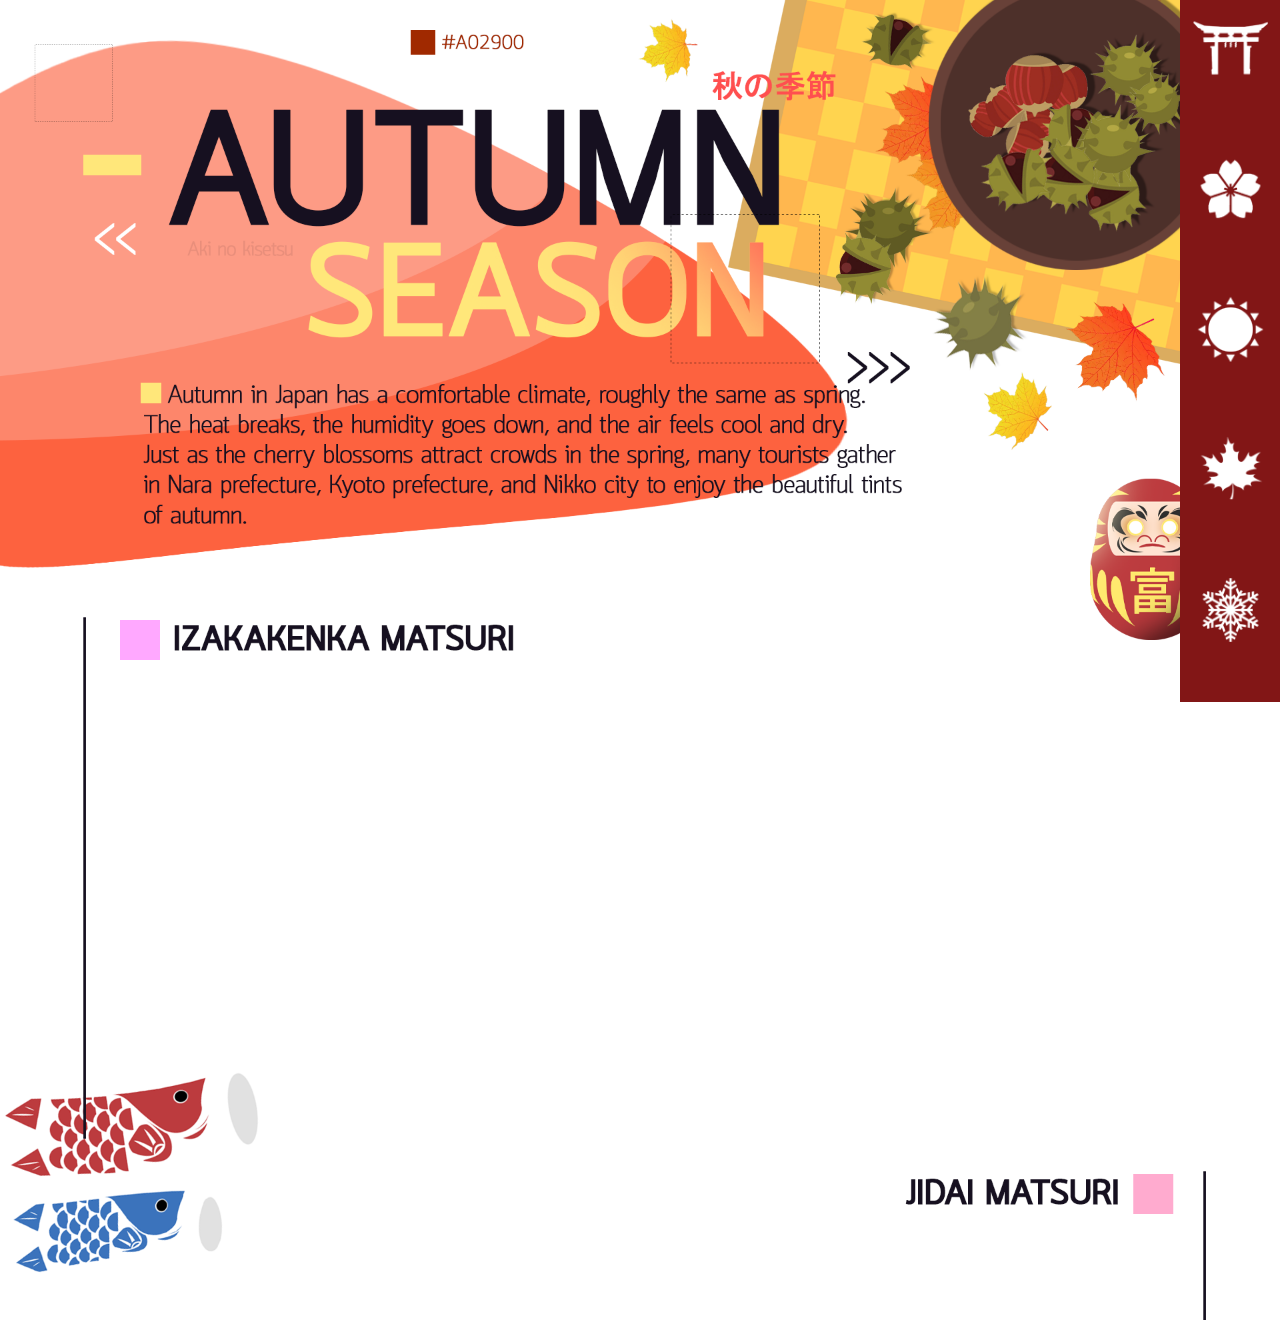
<file: autumn.html>
<!DOCTYPE html>
<html>

<head>
    <meta charset="utf-8" />
    <title>AUTUMN FESTIVAL</title>

    <style type="text/css">


    </style>
    <link rel="stylesheet" type="text/css" href="autumn.css">
    <link rel="stylesheet" type="text/css" href="seasonnav.css">
</head>
<body>
    <ul>
        <li><a href="index.html" style="padding-bottom: 38px;" class="home" ><img src="images/homeicon.png" width="100%" /></a></div></li>
        <li ><a href="spring.html" style="padding-bottom: 38px;"class="spring" ><img src="images/springicon.png" width="100%" /></a></li>
        <li ><a href="summer.html" style="padding-bottom: 38px;" class="summer"><img src="images/summericon.png" width="100%"/></a></li>
        <li><a href="autumn.html" style="padding-bottom: 38px;"class="autumn" ><img src="images/autumnicon.png"width="100%" /></a></li>
        <li ><a href="winter.html" style="padding-bottom: 38px;" class="winter"><img src="images/wintericon.png" width="100%"/></a></li>
    </ul>

  
<div style="position: absolute; top: 120%;margin-bottom: 13%;">
<div style="margin-left: 70px;">
    <p class="contentfes"></p>
</div>
<div style="margin-top: 220px;margin-right: 70px;">
    <p class="contentfes"></p>
</div>
<div style="margin-top: 240px;margin-left: 70px;">
    <p class="contentfes"></p>
</div>
<div style="margin-top: 210px;margin-right: 70px;">
    <p class="contentfes"></p>
</div>
<div style="margin-top: 210px;margin-left: 70px;">
    <p class="contentfes"></p>
</div>
</body>

</html>
</file>
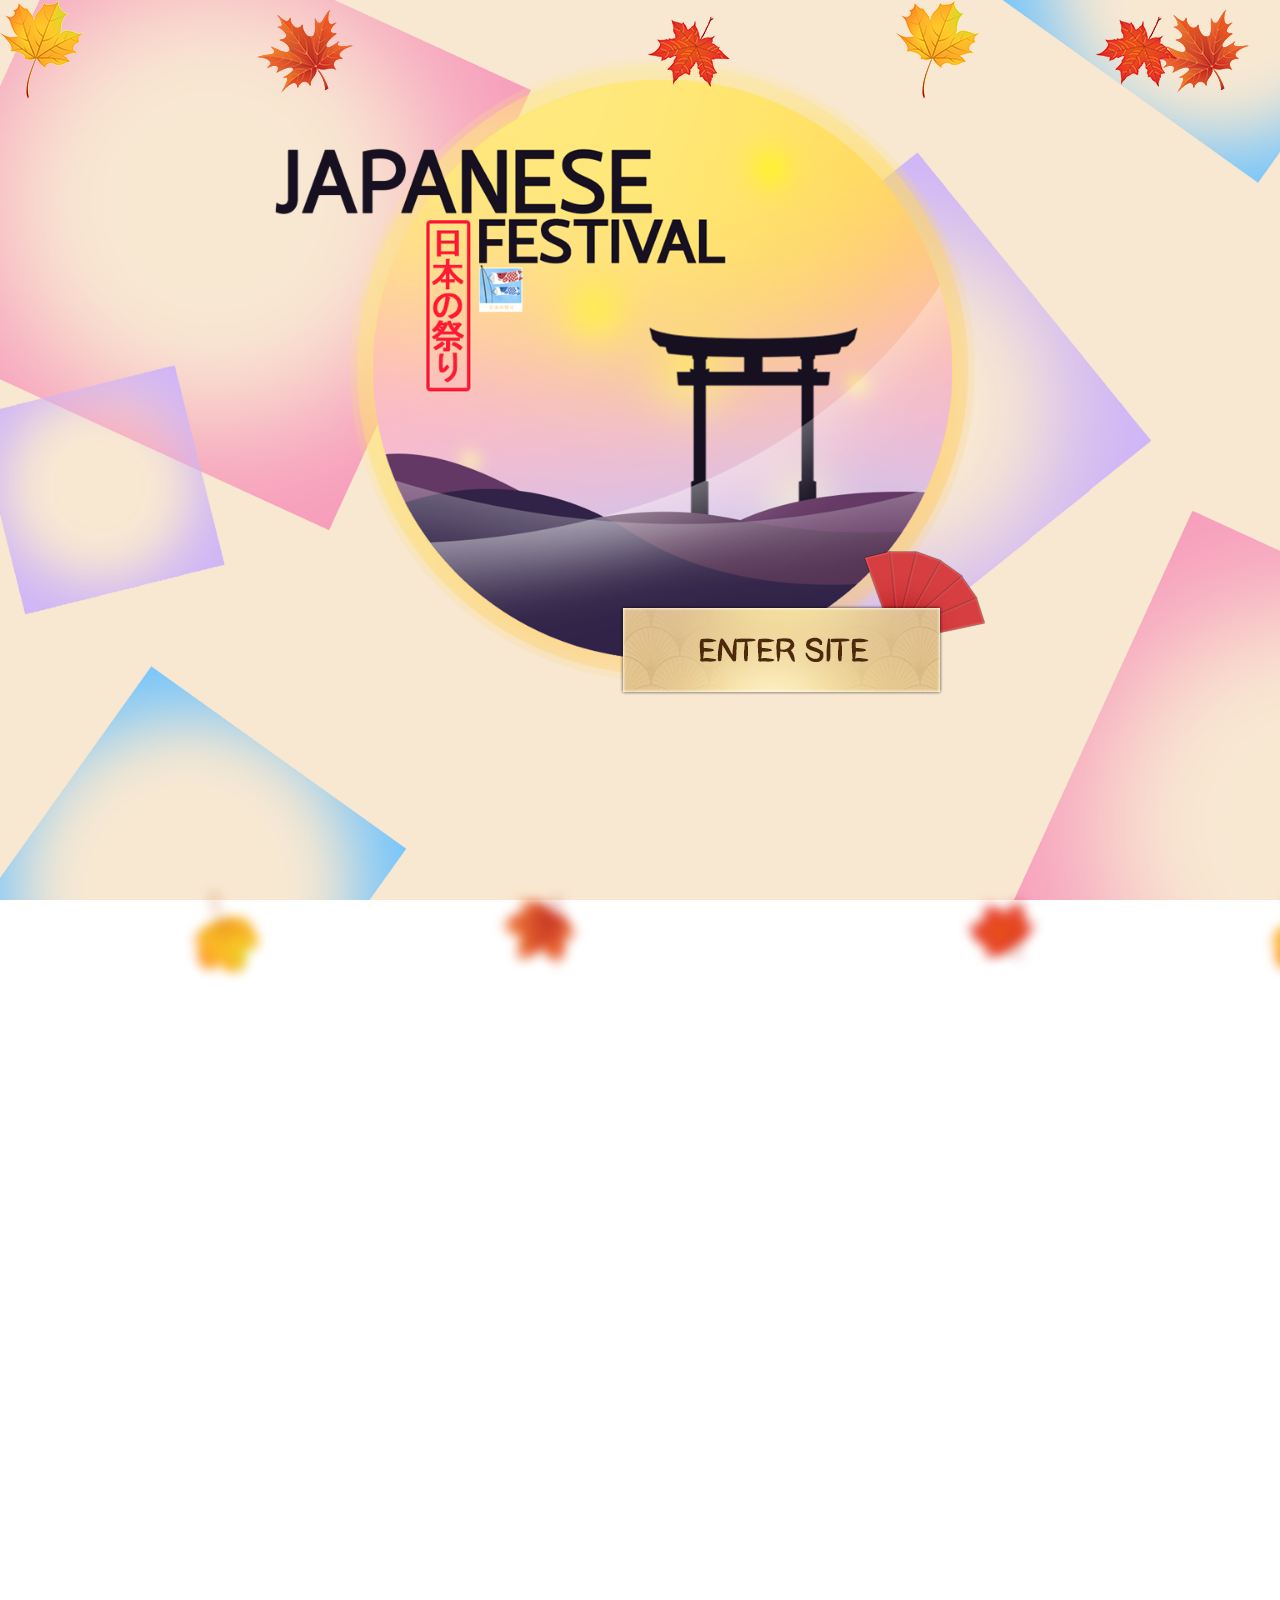
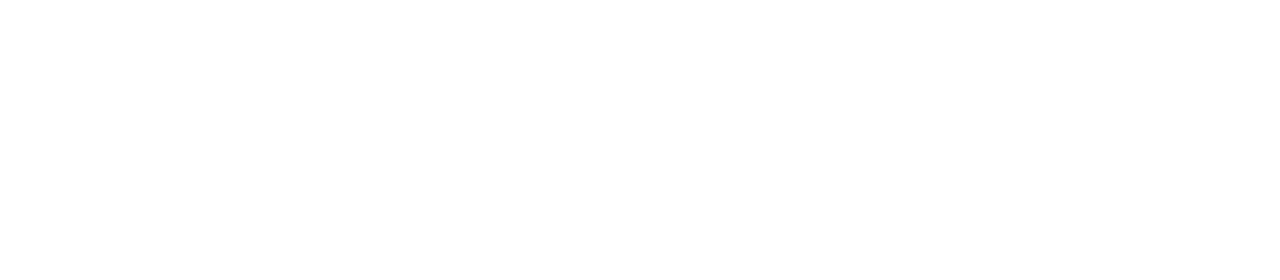
<file: entersite.html>
<html>
<head>
<title>Japanese Festival</title>
<meta http-equiv="Content-Type" content="text/html; charset=utf-8">
<link rel="stylesheet" type="text/css" href="entersite.css">
	<link rel="stylesheet" type="text/css" href="leaf.css">
	<style type="text/css">
	</style>
</head>
	<div class="logo"></div>
    <a href="index.html"><div class="entersite"></div></a>

<section>

	<div class="set">
		<div><img src="leaf/leaf1.png"></div>
		<div><img src="leaf/leaf2.png"></div>
		<div><img src="leaf/leaf3.png"></div>
		<div><img src="leaf/leaf1.png"></div>
		<div><img src="leaf/leaf2.png"></div>
		<div><img src="leaf/leaf3.png"></div>
		

	</div>
	<div class="set set2">
		<div><img src="leaf/leaf1.png"></div>
		<div><img src="leaf/leaf2.png"></div>
		<div><img src="leaf/leaf3.png"></div>
		<div><img src="leaf/leaf1.png"></div>
		<div><img src="leaf/leaf2.png"></div>
		<div><img src="leaf/leaf3.png"></div>
		

	</div>
	<div class="set set3">
		<div><img src="leaf/leaf1.png"></div>
		<div><img src="leaf/leaf2.png"></div>
		<div><img src="leaf/leaf3.png"></div>
		<div><img src="leaf/leaf1.png"></div>
		<div><img src="leaf/leaf2.png"></div>
		<div><img src="leaf/leaf3.png"></div>
		
		</div>
		<div class="set set3">
		<div><img src="leaf/leaf1.png"></div>
		<div><img src="leaf/leaf2.png"></div>
		<div><img src="leaf/leaf3.png"></div>
		<div><img src="leaf/leaf1.png"></div>
		<div><img src="leaf/leaf2.png"></div>
		<div><img src="leaf/leaf3.png"></div>
		
		</div>


</section>

</body>
</html>
</file>
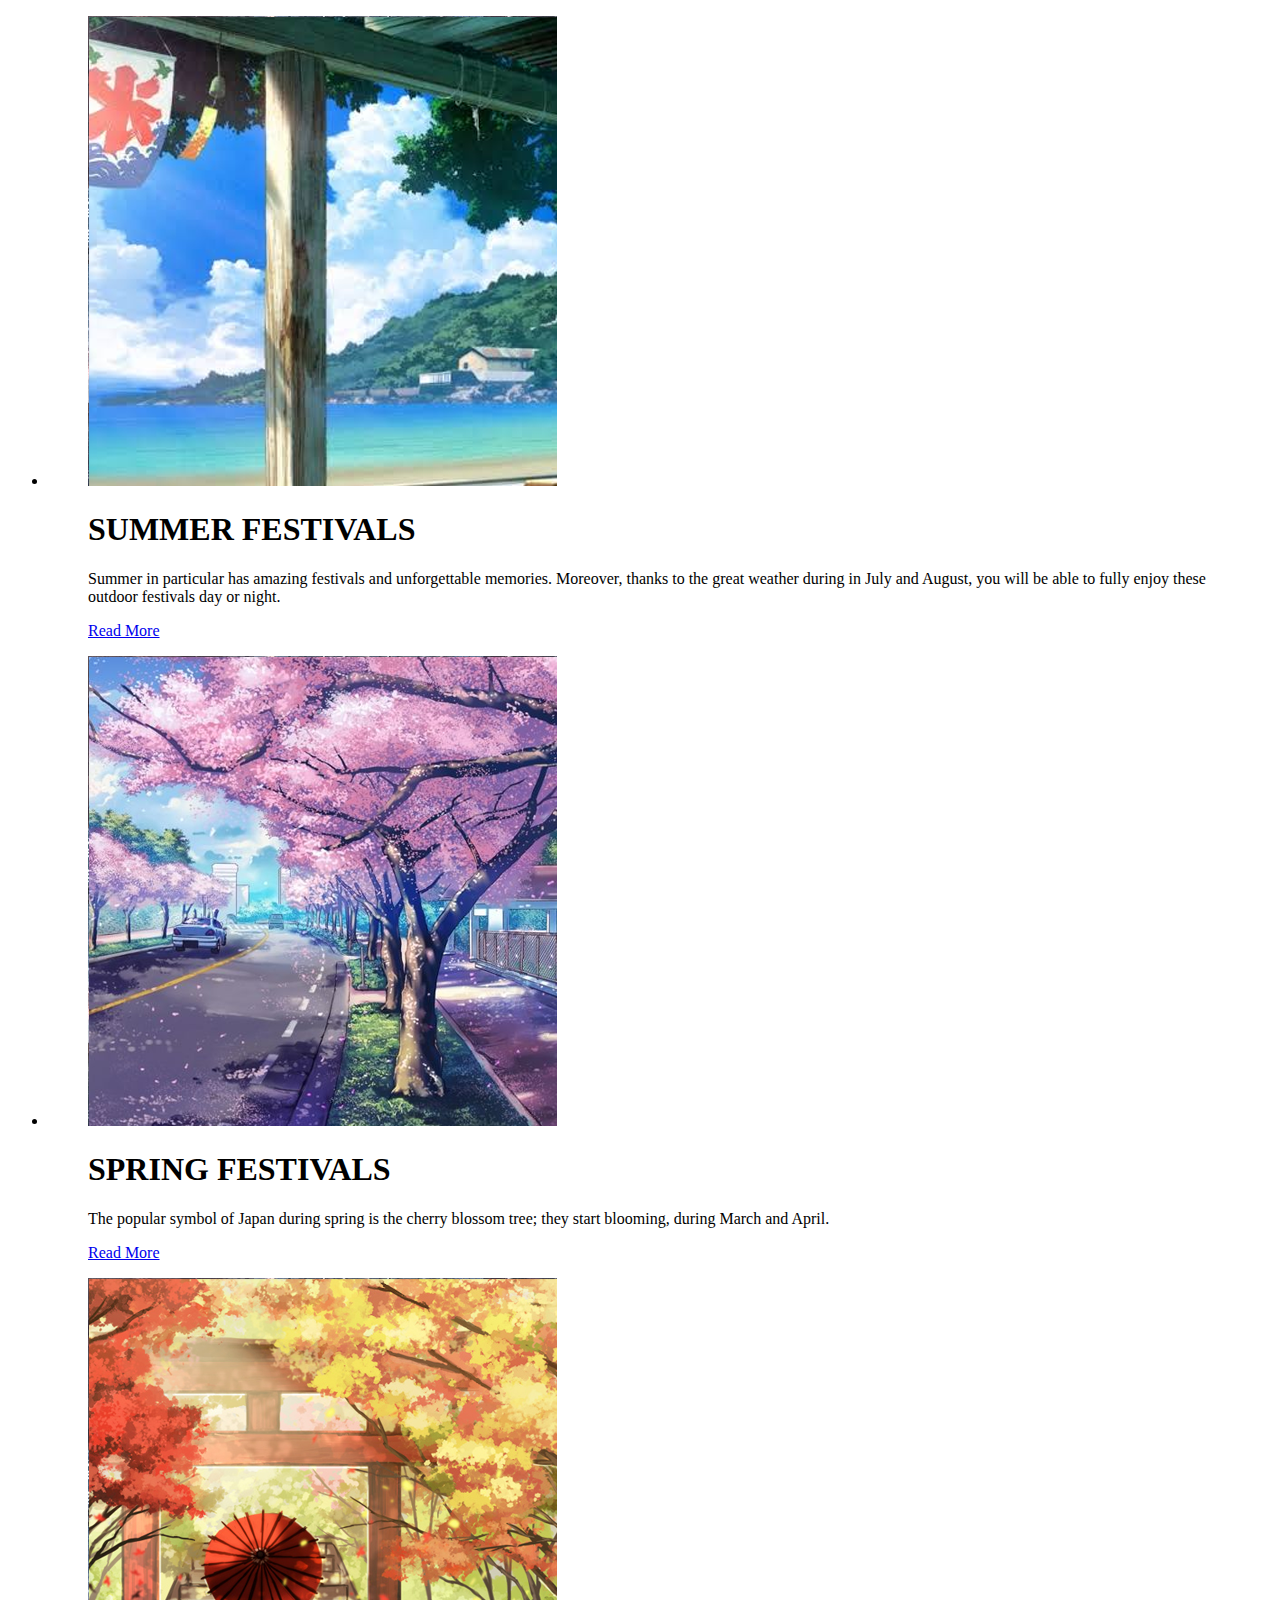
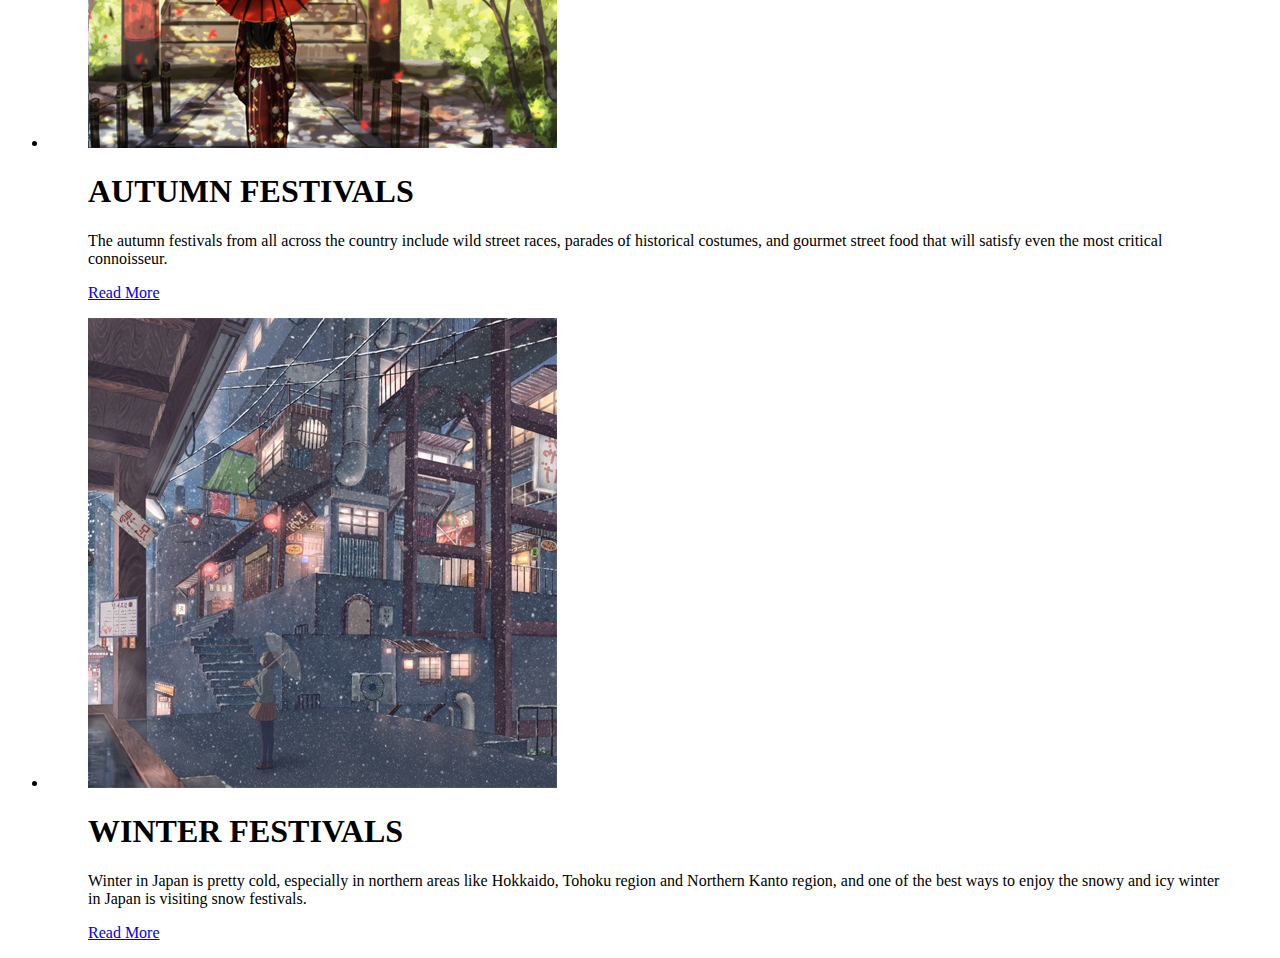
<file: hoverimg.html>
<!DOCTYPE html>
<html>
<head>
	<meta charset="utf-8">
	<title></title>
</head>
<link rel="stylesheet" type="text/css" href="hoverimg.css">


<body>
<ul>
	<li>
		<div class="imageBox">
			<figure>
				<img src="hoverimg/summer.png">
				<figcaption>
					<h1>SUMMER FESTIVALS</h1>
					<p>Summer in particular has amazing festivals and unforgettable memories. Moreover, thanks to the great weather during in July and August, you will be able to fully enjoy these outdoor festivals day or night.</p>
					<a href="#">Read More</a> 
				</figcaption>
			</figure>

		</div>
	</li>

	<li>
		<div class="imageBox">
			<figure>
				<img src="hoverimg/spring.png">
				<figcaption>
					<h1>SPRING FESTIVALS</h1>
					<p>The popular symbol of Japan during spring is the cherry blossom tree; they start blooming, during March and April.</p>
					<a href="#">Read More</a> 
				</figcaption>
			</figure>

		</div>
	</li>

	<li>
		<div class="imageBox">
			<figure>
				<img src="hoverimg/autumn.png">
				<figcaption>
					<h1>AUTUMN FESTIVALS</h1>
					<p>The autumn festivals from all across the country include wild street races, parades of historical costumes, and gourmet street food that will satisfy even the most critical connoisseur.</p>
					<a href="#">Read More</a> 
				</figcaption>
			</figure>

		</div>
	</li>

	<li>
		<div class="imageBox">
			<figure>
				<img src="hoverimg/winter.png">
				<figcaption>
					<h1>WINTER FESTIVALS</h1>
					<p> Winter in Japan is pretty cold, especially in northern areas like Hokkaido, Tohoku region and Northern Kanto region, and one of the best ways to enjoy the snowy and icy winter in Japan is visiting snow festivals.</p>
					<a href="#">Read More</a> 
				</figcaption>
			</figure>

		</div>
	</li>
</ul>
</body>
</html>
</file>
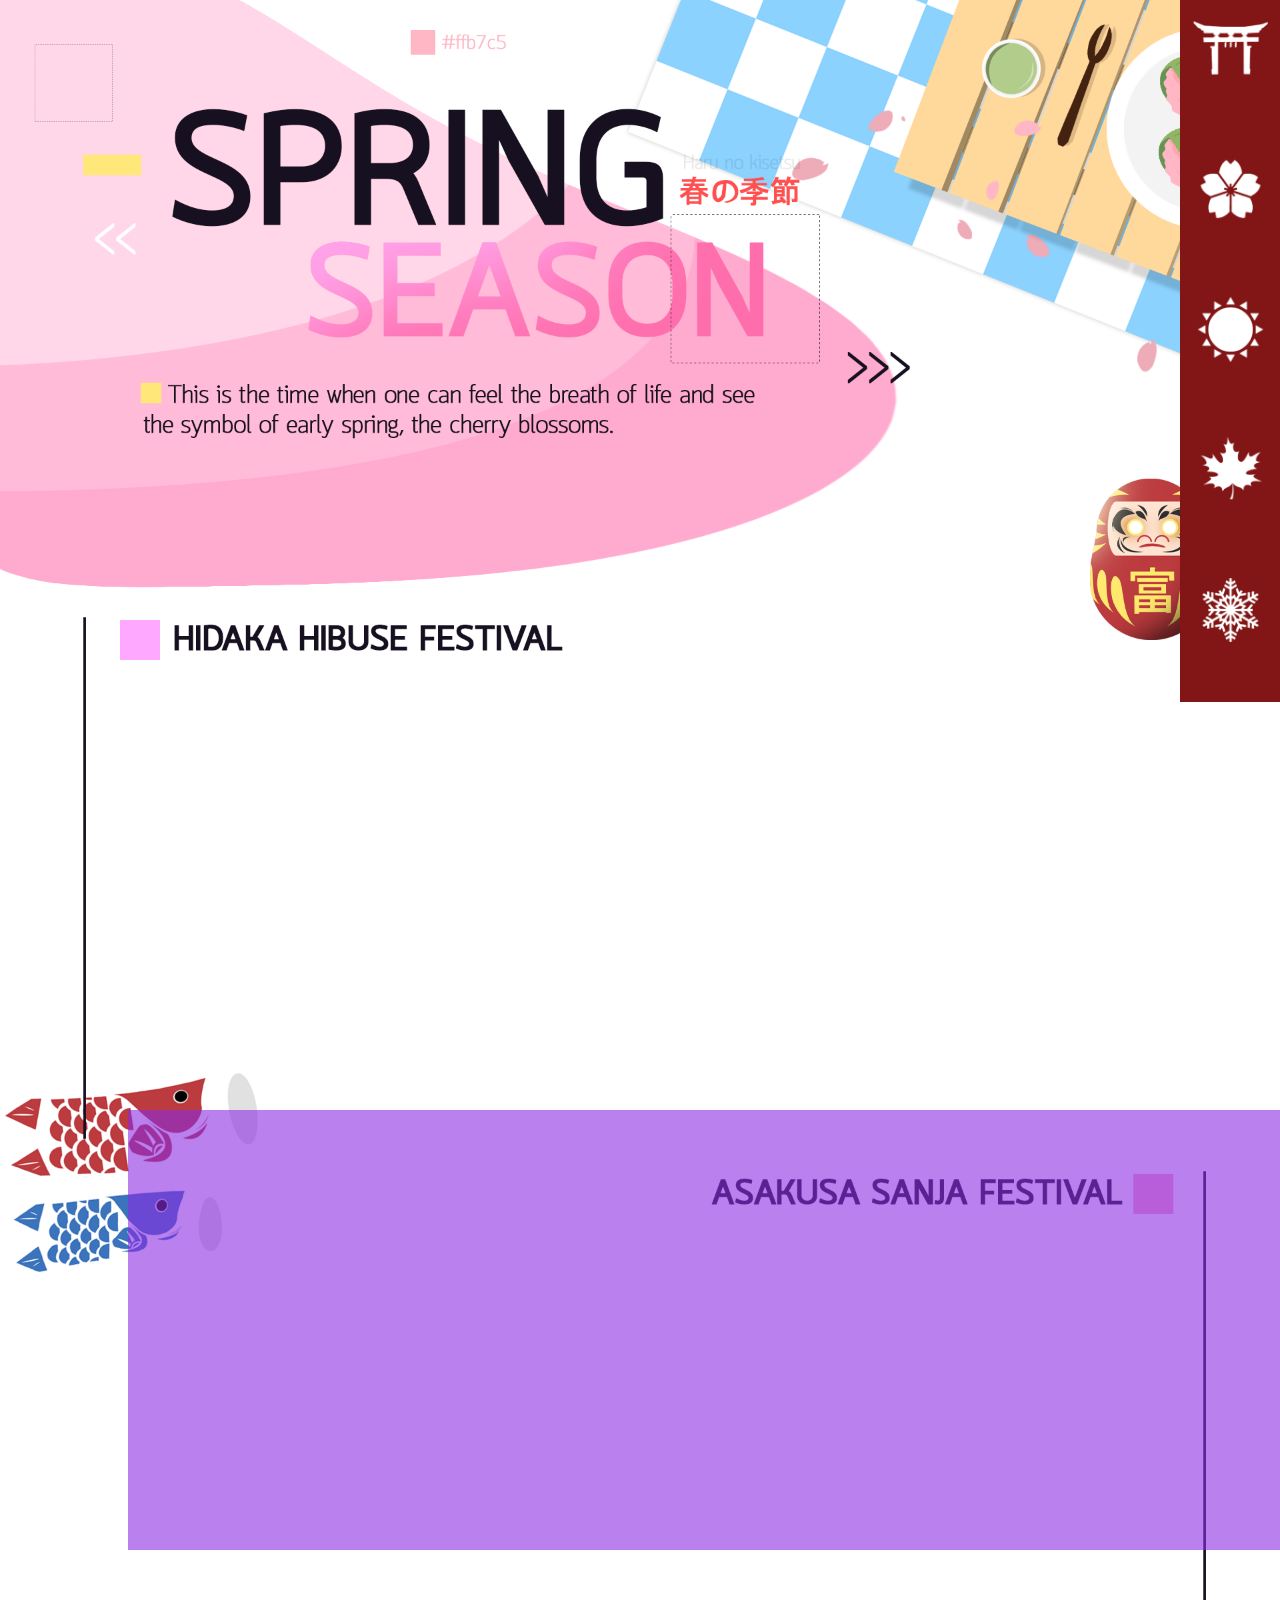
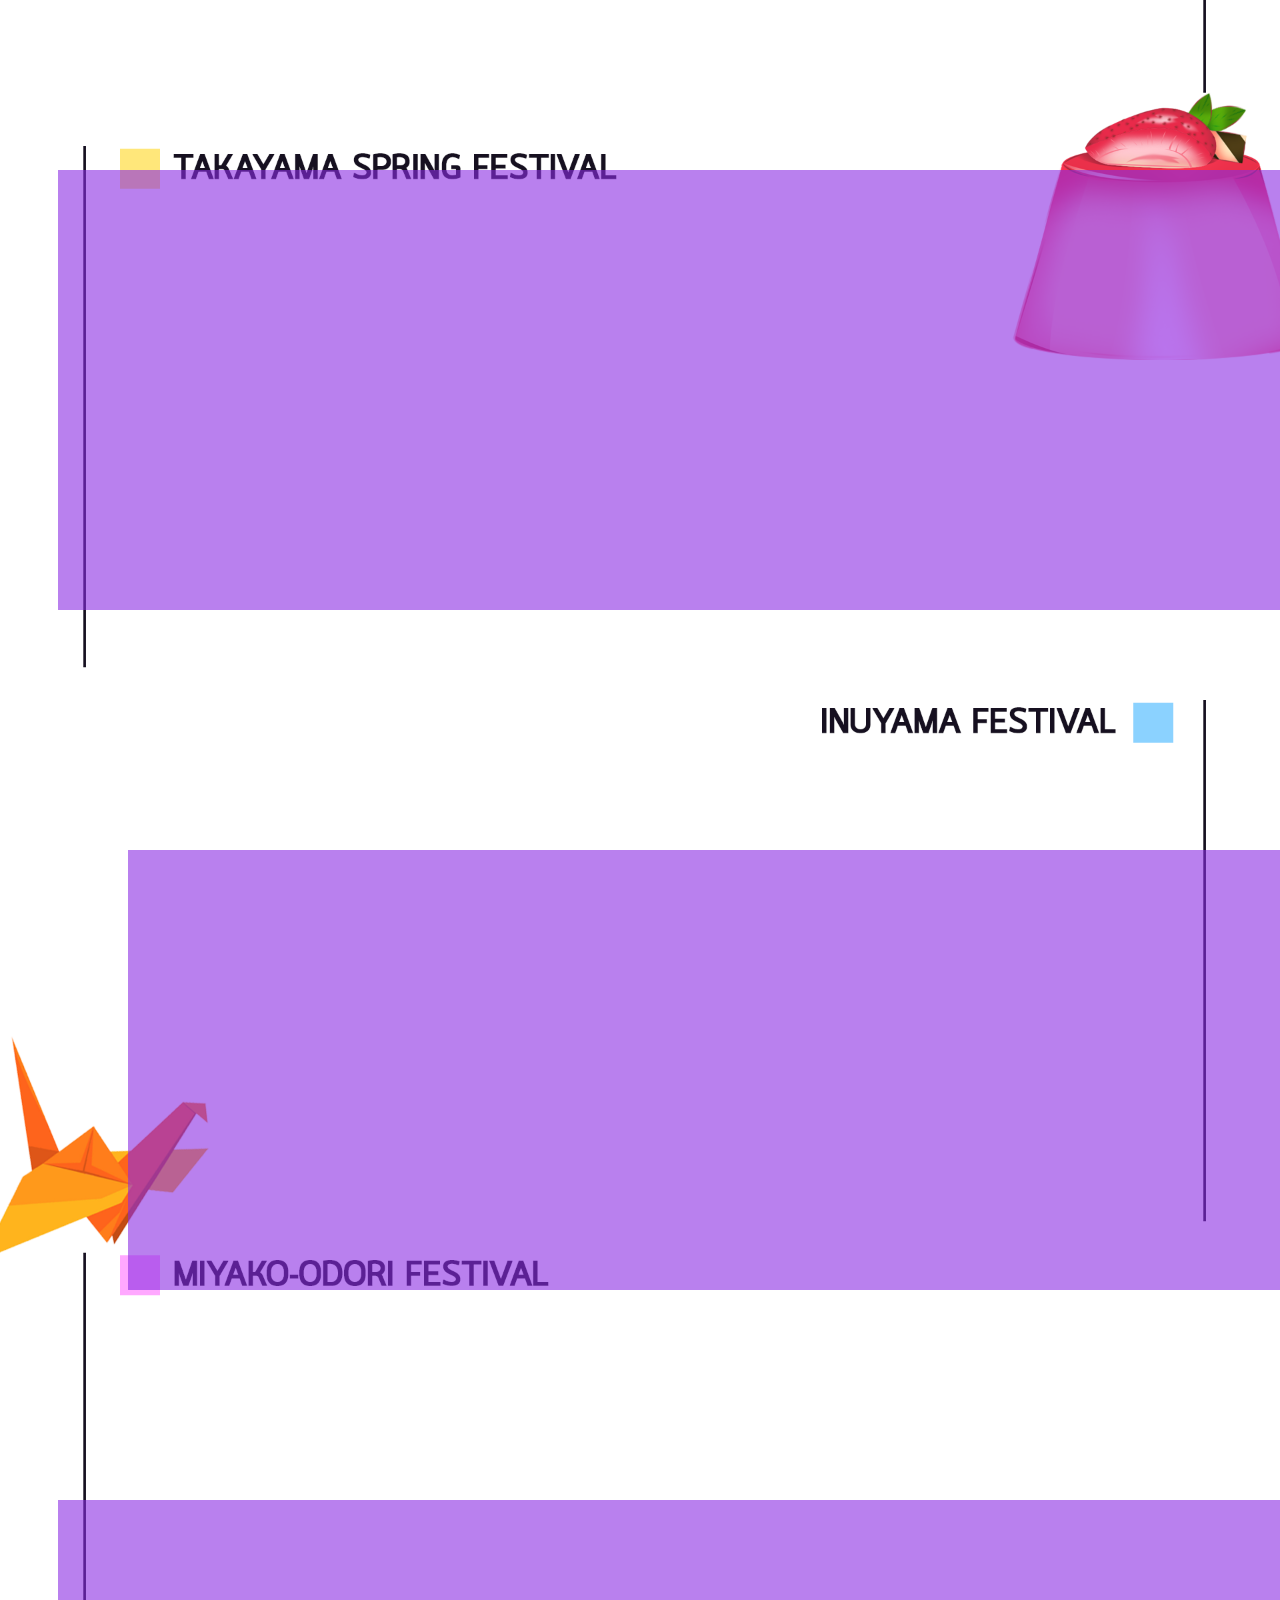
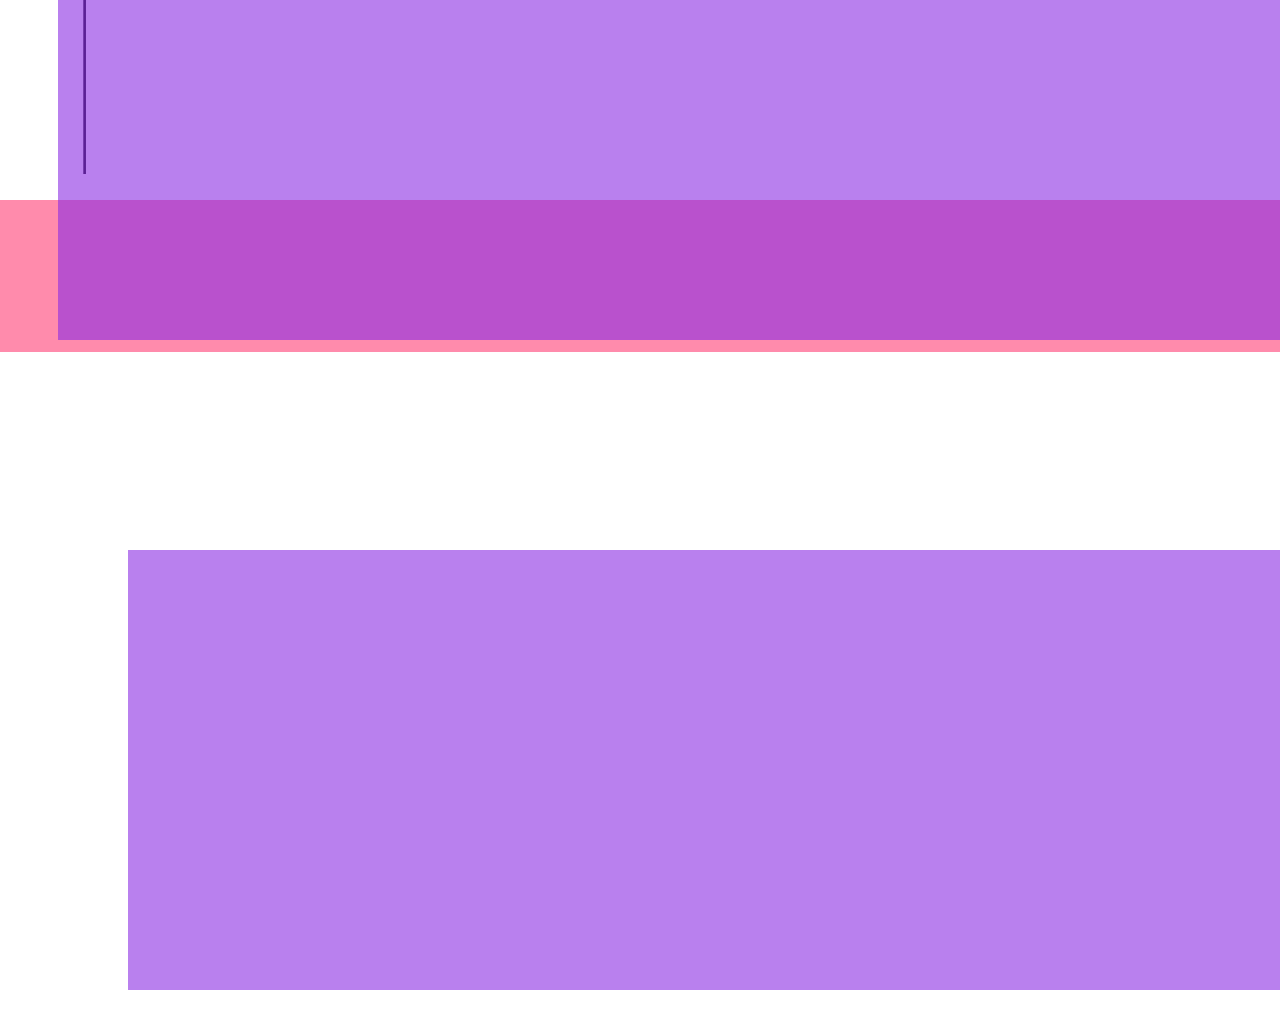
<file: spring.html>
<!DOCTYPE html>
<html>

<head>
    <meta charset="utf-8" />
    <title>SPRING FESTIVAL</title>

    <style type="text/css">


    </style>
    <link rel="stylesheet" type="text/css" href="spring.css">
    <link rel="stylesheet" type="text/css" href="seasonnav.css">
</head>

<body>
    <ul>
        <li><a href="index.html" style="padding-bottom: 38px;" class="home" ><img src="images/homeicon.png" width="100%" /></a></div></li>
        <li ><a href="spring.html" style="padding-bottom: 38px;"class="spring" ><img src="images/springicon.png" width="100%" /></a></li>
        <li ><a href="summer.html" style="padding-bottom: 38px;" class="summer"><img src="images/summericon.png" width="100%"/></a></li>
        <li><a href="autumn.html" style="padding-bottom: 38px;"class="autumn" ><img src="images/autumnicon.png"width="100%" /></a></li>
        <li ><a href="winter.html" style="padding-bottom: 38px;" class="winter"><img src="images/wintericon.png" width="100%"/></a></li>
    </ul>

  
<div style="position: absolute; top: 120%;margin-bottom: 13%;">
<div style="margin-left: 70px;">
    <p class="contentfes"></p>
</div>
<div style="margin-top: 220px;margin-right: 70px;">
    <p class="contentfes"></p>
</div>
<div style="margin-top: 240px;margin-left: 70px;">
    <p class="contentfes"></p>
</div>
<div style="margin-top: 210px;margin-right: 70px;">
    <p class="contentfes"></p>
</div>
<div style="margin-top: 210px;margin-left: 70px;">
    <p class="contentfes"></p>
</div>
</body>

</html>
</file>
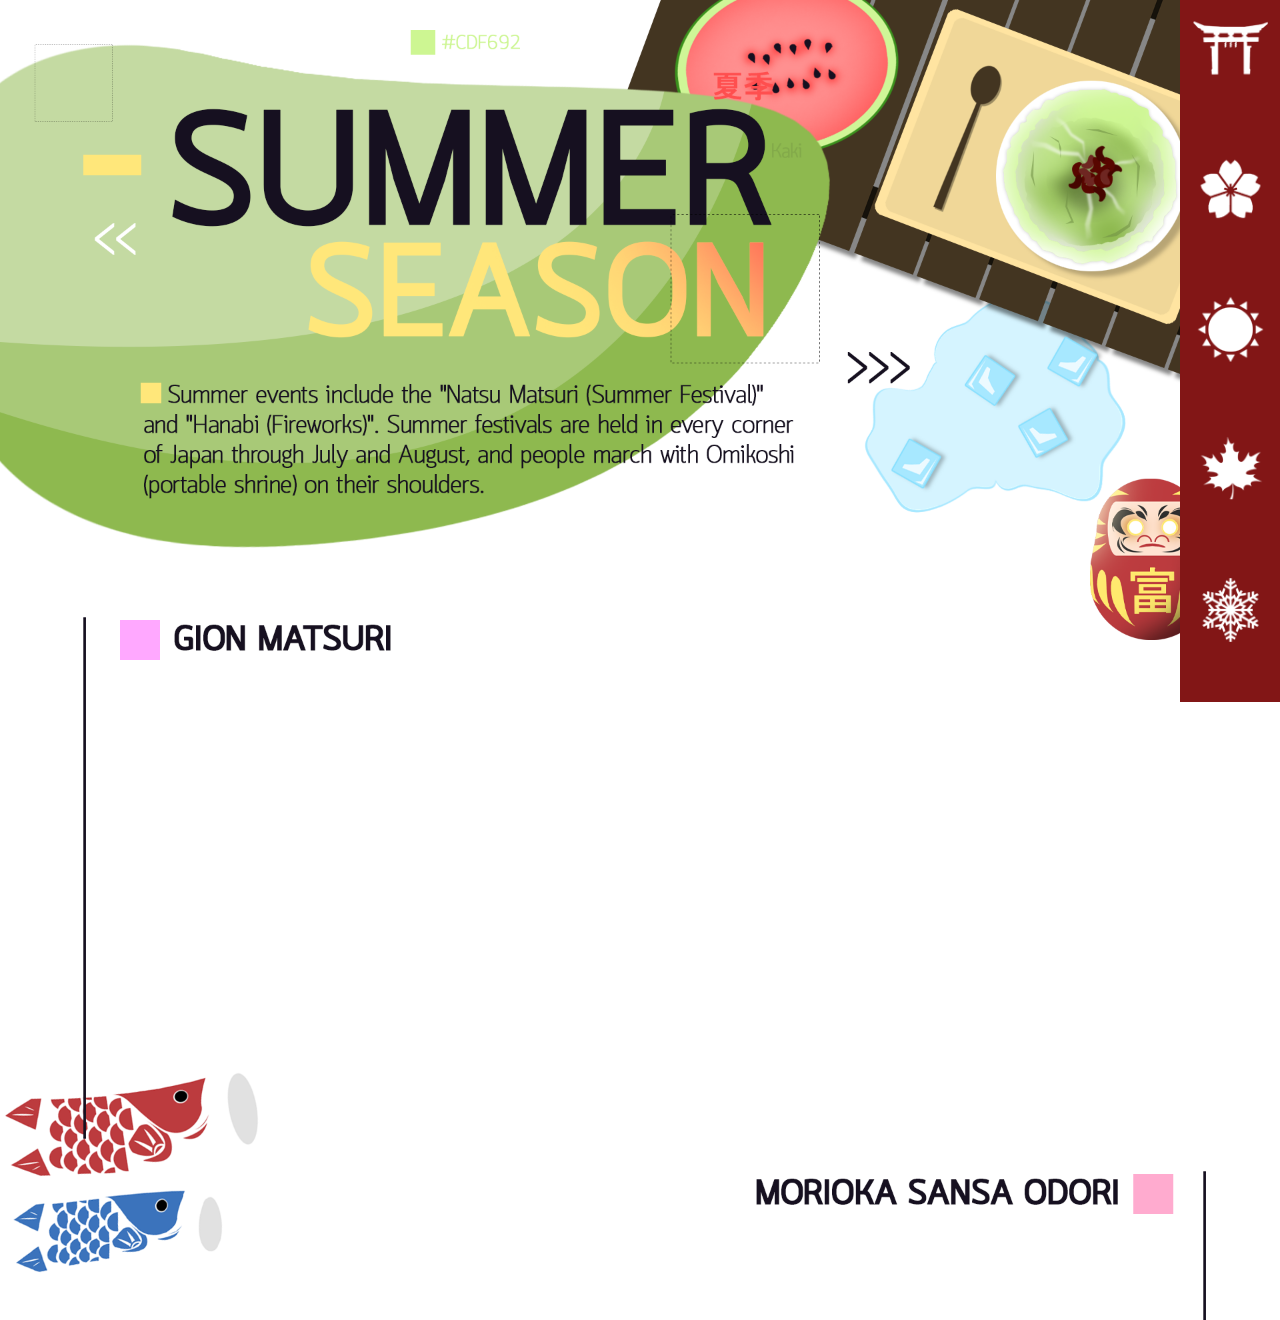
<file: summer.html>
<!DOCTYPE html>
<html>

<head>
    <meta charset="utf-8" />
    <title>SUMMER FESTIVAL</title>

    <style type="text/css">


    </style>
    <link rel="stylesheet" type="text/css" href="summer.css">
    <link rel="stylesheet" type="text/css" href="seasonnav.css">
</head>
<body>
    <ul>
        <li><a href="index.html" style="padding-bottom: 38px;" class="home" ><img src="images/homeicon.png" width="100%" /></a></div></li>
        <li ><a href="spring.html" style="padding-bottom: 38px;"class="spring" ><img src="images/springicon.png" width="100%" /></a></li>
        <li ><a href="summer.html" style="padding-bottom: 38px;" class="summer"><img src="images/summericon.png" width="100%"/></a></li>
        <li><a href="autumn.html" style="padding-bottom: 38px;"class="autumn" ><img src="images/autumnicon.png"width="100%" /></a></li>
        <li ><a href="winter.html" style="padding-bottom: 38px;" class="winter"><img src="images/wintericon.png" width="100%"/></a></li>
    </ul>

  
    <div style="position: absolute; top: 120%;margin-bottom: 13%;">
        <div style="margin-left: 70px;">
            <p class="contentfes"></p>
        </div>
        <div style="margin-top: 220px;margin-right: 70px;">
            <p class="contentfes"></p>
        </div>
        <div style="margin-top: 240px;margin-left: 70px;">
            <p class="contentfes"></p>
        </div>
        <div style="margin-top: 210px;margin-right: 70px;">
            <p class="contentfes"></p>
        </div>
        <div style="margin-top: 210px;margin-left: 70px;">
            <p class="contentfes"></p>
        </div>
        </body>
        
        </html>
</file>
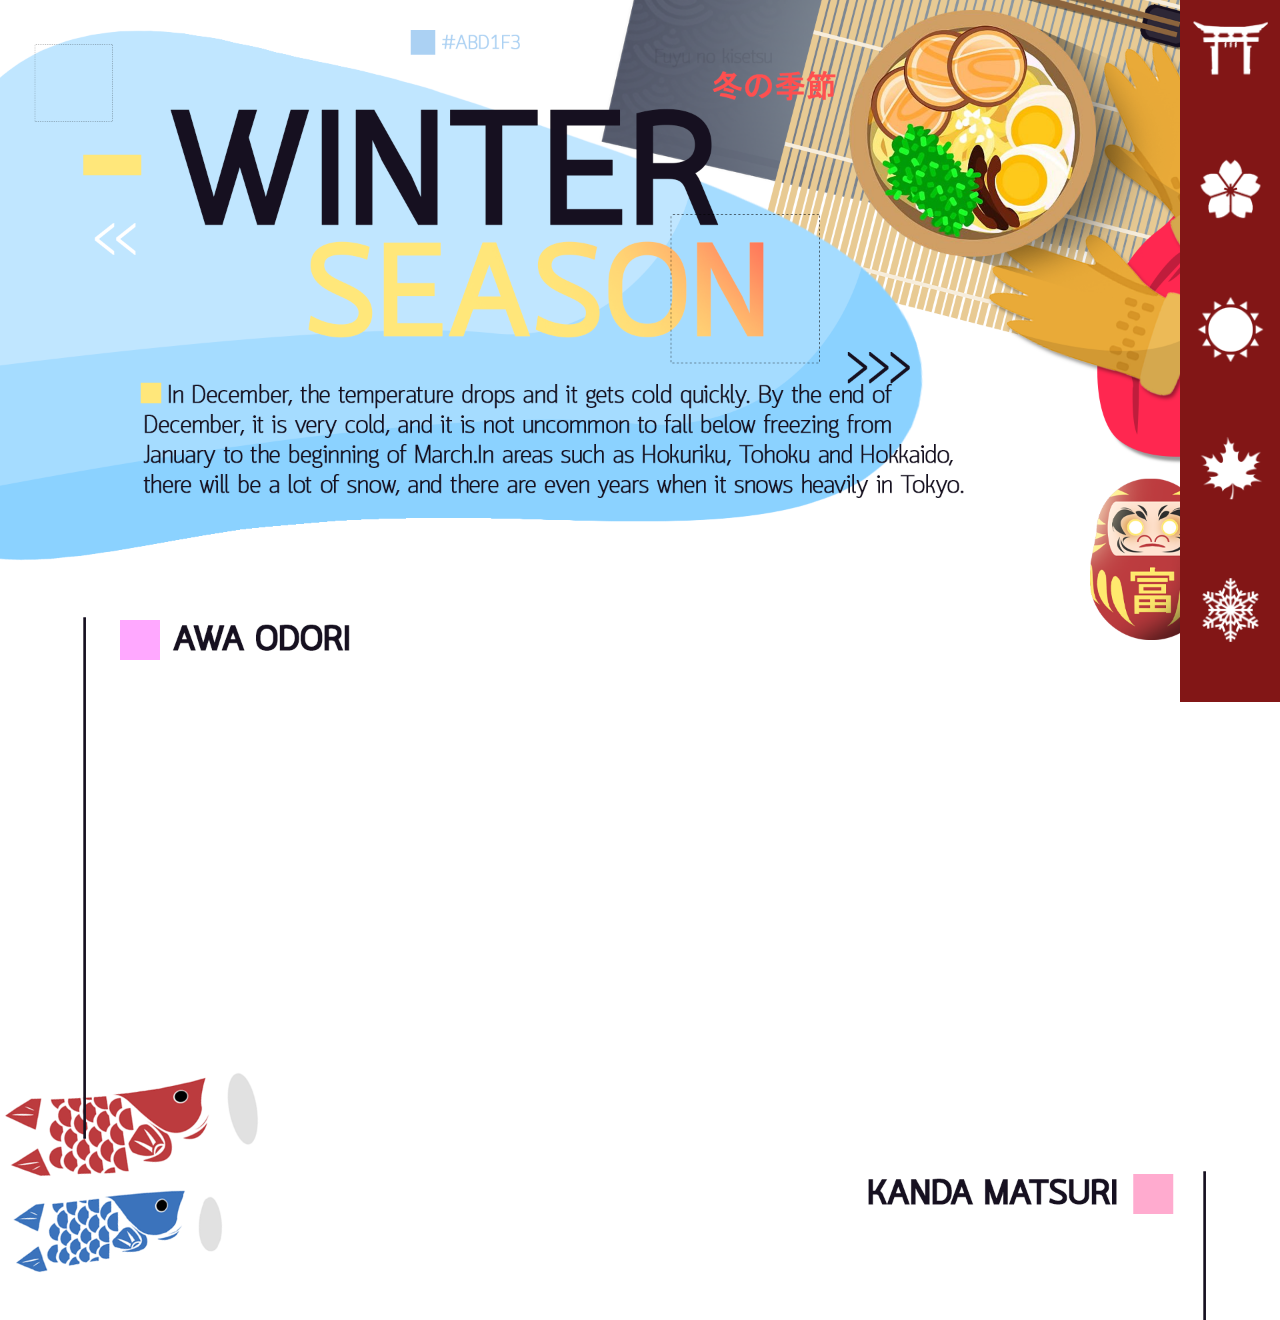
<file: winter.html>
<!DOCTYPE html>
<html>

<head>
    <meta charset="utf-8" />
    <title>WINTER FESTIVAL</title>

    <style type="text/css">


    </style>
    <link rel="stylesheet" type="text/css" href="winter.css">
    <link rel="stylesheet" type="text/css" href="seasonnav.css">
</head>
<body>
        
                <ul>
                    <li><a href="index.html" style="padding-bottom: 38px;" class="home" ><img src="images/homeicon.png" width="100%" /></a></div></li>
                    <li ><a href="spring.html" style="padding-bottom: 38px;"class="spring" ><img src="images/springicon.png" width="100%" /></a></li>
                    <li ><a href="summer.html" style="padding-bottom: 38px;" class="summer"><img src="images/summericon.png" width="100%"/></a></li>
                    <li><a href="autumn.html" style="padding-bottom: 38px;"class="autumn" ><img src="images/autumnicon.png"width="100%" /></a></li>
                    <li ><a href="winter.html" style="padding-bottom: 38px;" class="winter"><img src="images/wintericon.png" width="100%"/></a></li>
                </ul>
           
              
                <div style="position: absolute; top: 120%;margin-bottom: 13%;">
                    <div style="margin-left: 70px;">
                        <p class="contentfes"></p>
                    </div>
                    <div style="margin-top: 220px;margin-right: 70px;">
                        <p class="contentfes"></p>
                    </div>
                    <div style="margin-top: 240px;margin-left: 70px;">
                        <p class="contentfes"></p>
                    </div>
                    <div style="margin-top: 210px;margin-right: 70px;">
                        <p class="contentfes"></p>
                    </div>
                    <div style="margin-top: 210px;margin-left: 70px;">
                        <p class="contentfes"></p>
                    </div>
                    </body>
                    
                    </html>
</file>
<file: autumn.css>
@import url('https://fonts.googleapis.com/css?family=Prompt&display=swap');
body{
   background-image:url("images/autumn.png")  ;
        background-repeat: no-repeat;
        background-size: cover;
        background-attachment: scroll;
        font-family: 'Prompt', sans-serif;
}
</file>
<file: seasonnav.css>
ul {
   list-style-type: none;
   margin: 0;
   padding: 0;
   width: 100px;
   height: auto;
   background-color:#821616;
   position: fixed;
   right: 0;
   top: 0;
   z-index: 1;
 }
 
li a {
   display: block;
   color: #000;
   text-decoration: none;
 }
 a.home:hover{
  
   background:rgb(114, 78, 58);
   transition: 0.5s; 
} 
 a.spring:hover{
   background:#ffb7c5;
   transition: 0.5s; 
} 
 a.summer:hover{
   background:#CDF692;
   transition: 0.5s; 
} 
a.autumn:hover{
   background:#A02900;
   transition: 0.5s; 
} 
a.winter:hover{
   background:#ABD1F3;
   transition: 0.5s; 
}
</file>
<file: entersite.css>
html,body{
	margin: 0;
	padding:auto;
	height: 100%;
	width: 100%
}
.entersite {
      box-sizing: border-box;
      }
      .entersite {
      
      padding-top: 250px;
      background-image: url(img/entersite.png);
      background-repeat: no-repeat;
      transition: transform .2s;
      width:366px;
      height: 145px;
      margin:550px 0px 0px 620px;
      


      }
      .entersite:hover,.entersite:focus {
      transform: scale(1.1);

      }

slider {
 display: block;
 width: 100%;
 height: 100%;
 background-color: #1f1f1f;
 overflow: hidden;
 position: absolute;
}

slider > * {
 position: absolute;
 display: block;
 width: 100%;
 height: 100%;
 background: #1f1f1f;
 animation: slide 12s infinite;
 overflow: hidden;
}

slide:nth-child(1){
 left: 0%;
 animation-delay: -1s;
 background-image: url("img/header.png");
 background-size: cover;
 background-position: center;
}

slide:nth-child(2){
 animation-delay: 2s;
 background-image: url("img/slide1.png");
 background-size: cover;
 background-position: center;
}

slide:nth-child(3){
 animation-delay: 5s;
 background-image: url("img/noon.png");
 background-size: cover;
 background-position: center;
}

slide:nth-child(4){
 left: 0%;
 animation-delay: 8s;
 background-image: url("img/slide2.png");
 background-size: cover;
 background-position: center;
}

slide p {
 font-family: Comfortaa;
 font-size: 70px;
 text-align: center;
 display: inline-block;
 width: 100%;
 margin-top: 340px;
 color: #fff;
}

@keyframes slide {
 0% { left: 100%; width: 100%; }
 5% { left: 0%; }
 25% { left: 0%; }
 30% { left: -100%; width: 100%; }
 30.0001% { left: -100%; width: 0%; }
 100% { left: 100%; width: 0%; }
}
nav
{
	width: 100%;
	background: #302516;
	overflow: auto;
	z-index: 1;
	position: absolute;

}
ul{
	padding:0;
	margin: 0 0 0 100px;
	list-style: none;
	
}
li{
	float: left;
	font-family: Arial, Helvetica, sans-serif;
	
	

}
.logo img{
	position: absolute;
	margin-top: 15px;
	margin-left: 35px;
	z-index: 2;

}
nav a{
	width: 100px;
	display: block;
	padding:20px 15px;
	text-decoration: none;
	text-align: center;
	color: white;
}
nav ul li a:hover{
	background: #ffd155;
	transition: 0.5s;
	
	
}
ul li ul li{
	display: none;
}
ul li:hover ul li{
	display: block;
}
</file>
<file: leaf.css>
body{
	margin: 0;
	padding:0;
	overflow:hidden;
	background-image: url("img/bgentersite.png");
	background-repeat: no-repeat;
	background-position: center;
	background-attachment: fixed;
	background-size: cover;

}
section{
	width: 1924px;
	height: 1080px;
	
	
}
.set{
	position:fixed;
	width: 1924px;
	height: 1080px;
	top:0;
	left:0; 
	z-index: -5;

	
}
.set div {
	position:fixed;
	display:block;
	z-index: -5;
}
.set div:nth-child(1){
left: 20%;
animation: animate 15s linear infinite;
animation-delay: -7s;
}
.set div:nth-child(2){
left: 50%;
animation: animate 20s linear infinite;
animation-delay: -5s;
}
.set div:nth-child(3){
left: 70%;
animation: animate 25s linear infinite;
}
.set div:nth-child(4){
left: 90%;
animation: animate 15s linear infinite;
animation-delay: -5s;
}

.set div:nth-child(5){
left: 85%;
animation: animate 18s linear infinite;
animation-delay: -8s;
}
.set div:nth-child(6){
left: 0%;
animation: animate 12s linear infinite;
}
@keyframes animate
{
	0%
	{
		opacity: 0;
		top:-10%;
		transform: translateX(0px) rotate(0deg);
	}
	10%
	{
		opacity: 1;
	}
	20%
	{
		transform: translateX(-20px) rotate(45deg);
	}
	40%
	{
		transform: translateX(-20px) rotate(90deg);
	}
	60%
	{
		transform: translateX(20px) rotate(135deg);
	}
	80%
	{
		transform: translateX(-20px) rotate(180deg);
	}
	100%
	{
		top:110%;
		transform: translateX(-20px) rotate(225deg);
	}
	}
}
.set2
{
	transform: scale(2) rotateY(180deg);
	filter: blur(2px);
}
.set3
{
	transform: scale(0.8) rotateX(180deg);
	filter: blur(8px);
}
</file>
<file: hoverimg.css>
.body{
		margin: 0;
		padding: 0;
		font-family: sans-serif;
	}
	.seasoncontent ul{
		margin: 250px auto 0;
		padding: 0;
		width: 1200px;
		display: flex;

	}
	.seasoncontent ul li{
		list-style: none;
	}
	.seasoncontent ul li .imageBox{
		width: auto;
		height: auto;
		box-sizing: border-box;
		padding: 0px;
	}
	.seasoncontent ul li .imageBox figure{
		position: relative;
		margin: 0;
		padding: 0;
		overflow: hidden;
	}
	.seasoncontent ul li .imageBox figure img{
		width: 100%;
		height: 100%;
	}
	.seasoncontent ul li .imageBox figure figcaption{
		position: absolute;
		top: 10px;
		left: 10px;
		bottom: 10px;
		right: 10px;
		background: #fff;
		text-align: center;
		padding: 10px;
		opacity: 0;
		transition: .5s;
		transform: translateY(-20px);
	}
	.seasoncontent ul li .imageBox:hover figure figcaption{
		opacity: 1;
		transform: translateY(0);
	}
	.seasoncontent ul li .imageBox figure figcaption h1{
		margin: 0;
		padding: 0;
		font-size: 22px;

	}
	.seasoncontent ul li .imageBox figure figcaption p{
		margin: 10px 0 0;
		padding: 0;
		font-size: 16px;
		
	}
	.seasoncontent ul li .imageBox figure figcaption a{
		display: inline-block;
		padding: 10px 20px;
		background: #ff1922;
		color: #fff;
		margin-top: 20px;
		text-decoration: none;
	}
</file>
<file: spring.css>
@import url('https://fonts.googleapis.com/css?family=Prompt&display=swap');
body{
   background-image:url("images/spring.png")  ;
        background-repeat: no-repeat;
        background-size: cover;
        background-attachment: scroll;
        font-family: 'Prompt', sans-serif;
}
.contentfes{
    margin: 30px 50px;
            padding: 20px;
            width: 1300px;
            height: 400px;
            color:black;
            /* background-color: #FFF; */
            background-color:blueviolet; 
            padding: 15 px;
            opacity: 60%;
}
</file>
<file: summer.css>
@import url('https://fonts.googleapis.com/css?family=Prompt&display=swap');
body{
   background-image:url("images/summer.png")  ;
        background-repeat: no-repeat;
        background-size: cover;
        background-attachment: scroll;
        font-family: 'Prompt', sans-serif;
}
</file>
<file: winter.css>
@import url('https://fonts.googleapis.com/css?family=Prompt&display=swap');
body{
   background-image:url("images/winter.png")  ;
        background-repeat: no-repeat;
        background-size: cover;
        background-attachment:scroll;
        font-family: 'Prompt', sans-serif;
}
</file>
